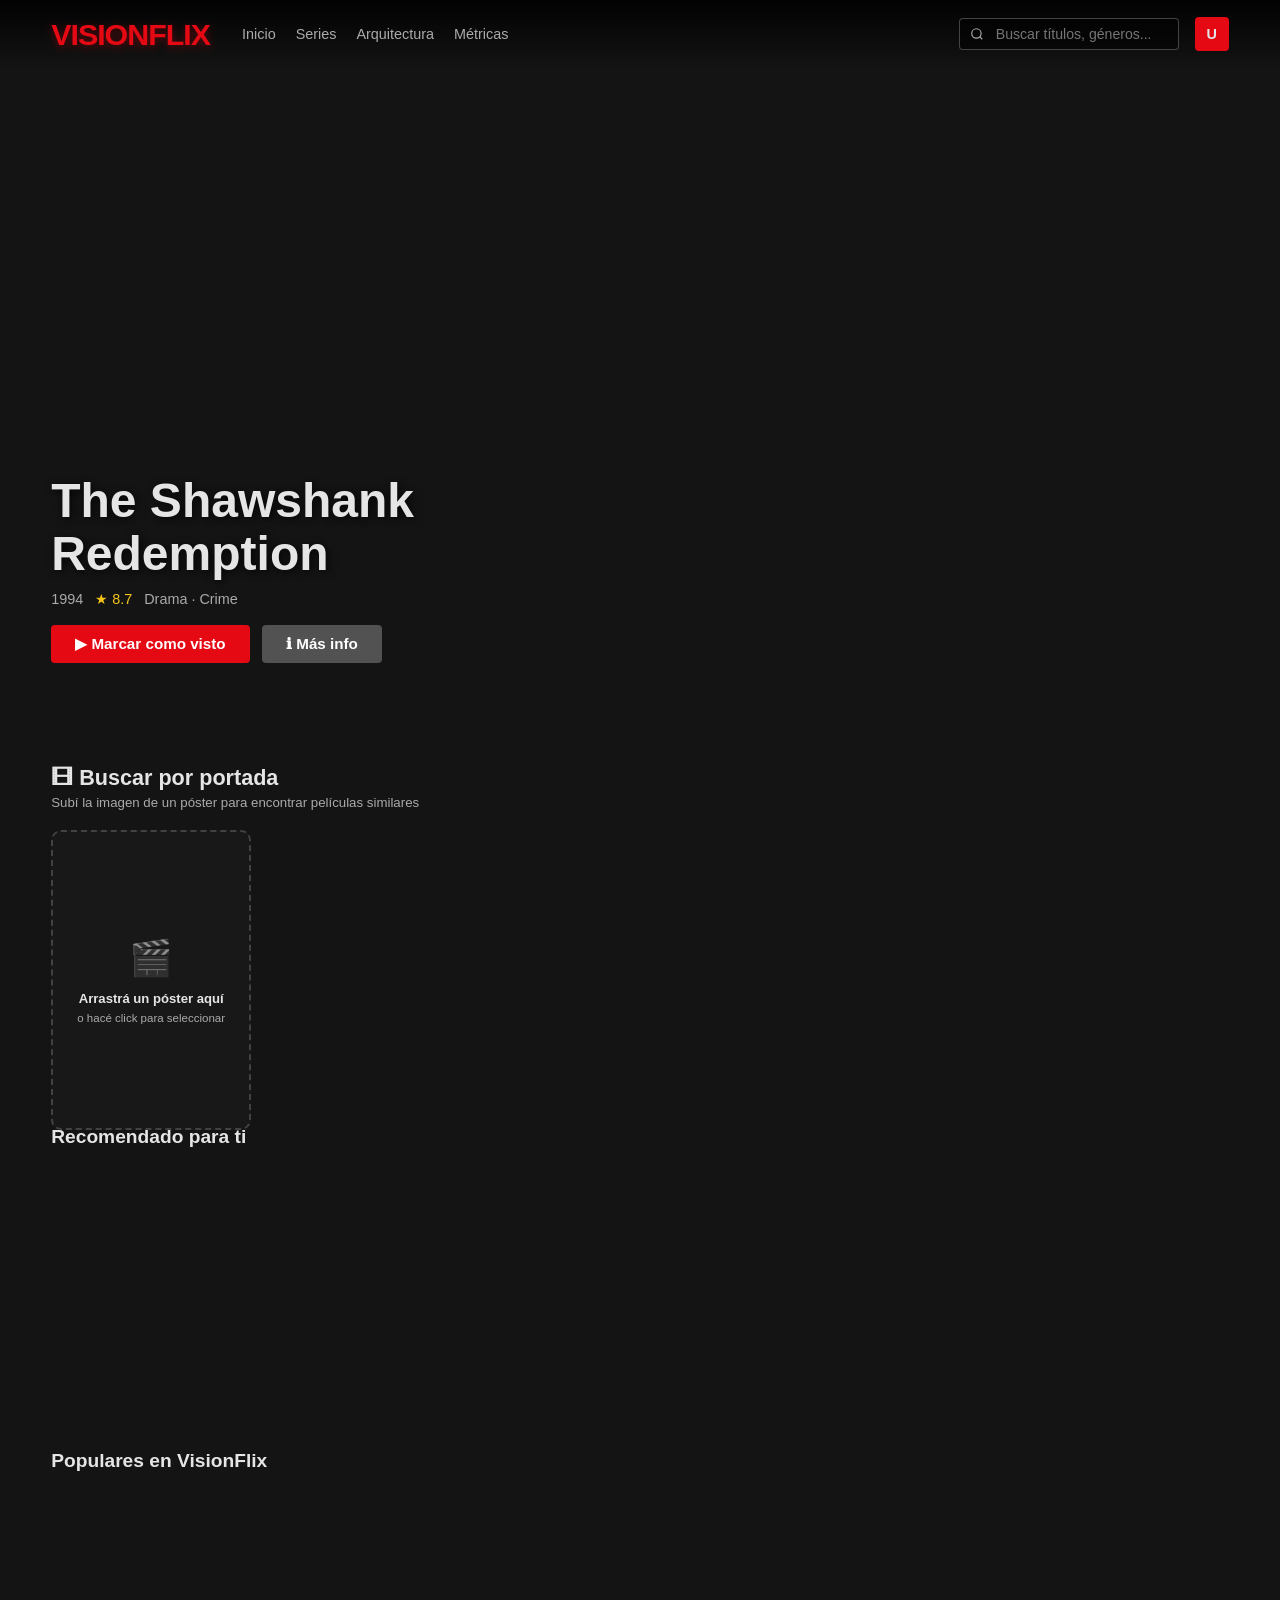
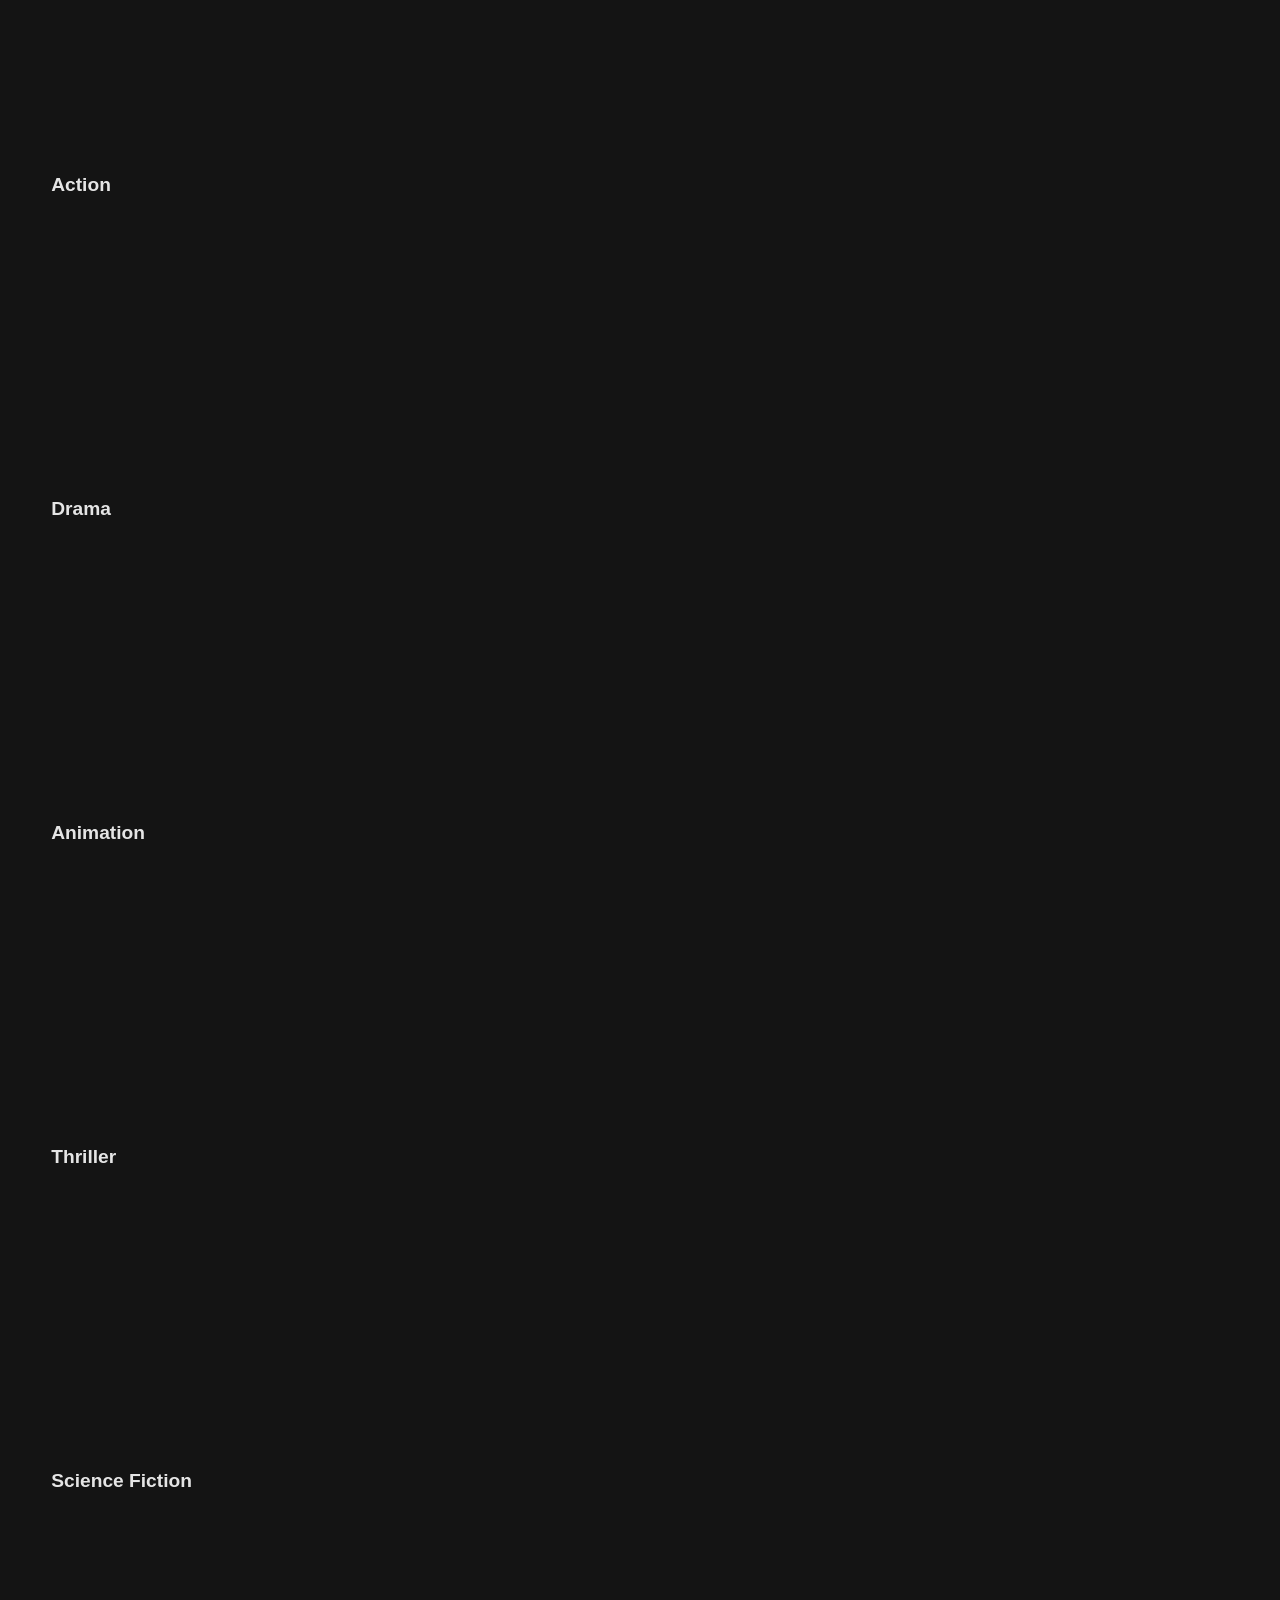
<file: webpage/app.html>
<!DOCTYPE html>
<html lang="es">
<head>
  <meta charset="UTF-8">
  <meta name="viewport" content="width=device-width, initial-scale=1.0">
  <title>VisionFlix</title>
  <link rel="stylesheet" href="css/styles.css">
  <style>
    /* ── Poster search section ── */
    #poster-search {
      padding: 0 4% 48px;
    }
    .ps-heading { margin-bottom: 20px; }
    .ps-heading h2 { font-size: 1.35rem; font-weight: 900; margin-bottom: 4px; }
    .ps-heading p  { font-size: .83rem; color: var(--text-dim); }

    .ps-layout {
      display: flex;
      gap: 28px;
      align-items: flex-start;
    }

    /* Drop zone */
    .ps-dropzone {
      width: 200px;
      min-width: 200px;
      aspect-ratio: 2/3;
      border: 2px dashed rgba(255,255,255,.18);
      border-radius: 10px;
      cursor: pointer;
      position: relative;
      background: rgba(255,255,255,.02);
      display: flex;
      align-items: center;
      justify-content: center;
      transition: border-color .2s, background .2s, box-shadow .2s;
      overflow: hidden;
    }
    .ps-dropzone:hover, .ps-dropzone.drag-over {
      border-color: var(--red);
      background: rgba(229,9,20,.05);
      box-shadow: 0 0 24px rgba(229,9,20,.15);
    }

    .ps-idle {
      text-align: center;
      padding: 20px;
      pointer-events: none;
    }
    .ps-idle-icon  { font-size: 2.2rem; margin-bottom: 12px; opacity: .55; }
    .ps-idle-main  { font-size: .82rem; font-weight: 700; margin-bottom: 6px; }
    .ps-idle-hint  { font-size: .72rem; color: var(--text-dim); }

    /* Preview */
    .ps-preview {
      position: absolute; inset: 0;
      display: flex; flex-direction: column;
    }
    .ps-preview img {
      width: 100%; flex: 1;
      object-fit: cover;
    }
    .ps-preview-btns {
      display: flex; flex-direction: column; gap: 6px;
      padding: 10px 8px;
      background: rgba(0,0,0,.75);
      backdrop-filter: blur(4px);
    }
    .ps-btn-search {
      display: flex; align-items: center; justify-content: center; gap: 6px;
      background: var(--red); color: #fff;
      border: none; border-radius: 5px;
      font-size: .72rem; font-weight: 700; letter-spacing: .04em;
      padding: 7px 10px; cursor: pointer;
      transition: background .2s;
    }
    .ps-btn-search:hover:not(:disabled) { background: #c40812; }
    .ps-btn-search:disabled { opacity: .5; cursor: not-allowed; }
    .ps-btn-clear {
      background: rgba(255,255,255,.1); color: var(--text-dim);
      border: 1px solid rgba(255,255,255,.12); border-radius: 5px;
      font-size: .7rem; padding: 5px;
      cursor: pointer; transition: background .2s;
    }
    .ps-btn-clear:hover { background: rgba(255,255,255,.18); }

    /* Results area */
    .ps-results-area {
      flex: 1;
      min-width: 0;
    }
    .ps-results-loading {
      display: flex; align-items: center; gap: 14px;
      padding: 20px 0;
      color: var(--text-dim); font-size: .85rem;
    }
    .ps-results-loading .spinner {
      width: 22px; height: 22px;
      border-width: 2px;
      flex-shrink: 0;
    }
    .ps-error {
      color: #f87171; font-size: .85rem; padding: 16px 0;
    }

    /* Reuse the modal's tab + row styles */
    #poster-search .ms-tabs { margin-bottom: 14px; }
    #poster-search .ps-movies-row {
      display: flex;
      gap: 10px;
      overflow-x: auto;
      padding-bottom: 8px;
      scrollbar-width: thin;
      scrollbar-color: #333 transparent;
    }
    #poster-search .ps-result-card { flex-shrink: 0; width: 130px; cursor: default; }
    #poster-search .ps-card-poster { position: relative; border-radius: 6px; overflow: hidden; aspect-ratio: 2/3; }
    #poster-search .ps-card-poster img { width: 100%; height: 100%; object-fit: cover; }
    #poster-search .ps-score-badge {
      position: absolute; bottom: 5px; right: 5px;
      background: rgba(0,0,0,.75);
      color: #46d369; font-size: .65rem; font-weight: 700;
      padding: 2px 6px; border-radius: 3px;
    }
    #poster-search .ps-card-info { padding: 6px 2px 0; }
    #poster-search .ps-card-title { font-size: .72rem; font-weight: 700; line-height: 1.3; margin-bottom: 3px; }
    #poster-search .ps-card-genres { font-size: .65rem; color: var(--text-dim); }

    @media (max-width: 600px) {
      .ps-layout { flex-direction: column; }
      .ps-dropzone { width: 100%; aspect-ratio: 16/7; min-width: unset; }
    }
  </style>
</head>
<body>

  <!-- Loading screen -->
  <div id="loading-screen">
    <div class="loader-logo">VISIONFLIX</div>
    <div class="spinner"></div>
  </div>

  <!-- Navbar -->
  <nav id="navbar">
    <a href="/" class="nav-logo">VISIONFLIX</a>

    <ul class="nav-links">
      <li><a href="#">Inicio</a></li>
      <li><a href="#">Series</a></li>
      <li><a href="/arquitectura.html">Arquitectura</a></li>
      <li><a href="/metricas.html">Métricas</a></li>
    </ul>

    <div class="nav-right">
      <div class="search-wrap">
        <input
          type="search"
          id="search-input"
          placeholder="Buscar títulos, géneros..."
          autocomplete="off"
        >
        <div id="search-overlay">
          <div id="search-results"></div>
        </div>
      </div>
      <div class="nav-avatar" title="Usuario">U</div>
    </div>
  </nav>

  <!-- Hero banner -->
  <div id="hero"></div>

  <!-- Poster upload search -->
  <section id="poster-search">
    <div class="ps-heading">
      <h2>🎞 Buscar por portada</h2>
      <p>Subí la imagen de un póster para encontrar películas similares</p>
    </div>
    <div class="ps-layout">

      <div class="ps-dropzone" id="ps-dropzone">
        <input type="file" id="ps-file-input" accept="image/*" hidden>

        <div class="ps-idle" id="ps-idle">
          <div class="ps-idle-icon">🎬</div>
          <p class="ps-idle-main">Arrastrá un póster aquí</p>
          <p class="ps-idle-hint">o hacé click para seleccionar</p>
        </div>

        <div class="ps-preview" id="ps-preview" style="display:none">
          <img id="ps-preview-img" alt="Portada seleccionada">
          <div class="ps-preview-btns">
            <button class="ps-btn-search" id="ps-search-btn">
              <svg width="13" height="13" viewBox="0 0 24 24" fill="none" stroke="currentColor" stroke-width="2.5">
                <circle cx="11" cy="11" r="8"/><path d="m21 21-4.35-4.35"/>
              </svg>
              Buscar similares
            </button>
            <button class="ps-btn-clear" id="ps-clear-btn">✕ Cambiar imagen</button>
          </div>
        </div>
      </div>

      <div class="ps-results-area" id="ps-results-area" style="display:none">
        <div class="ps-results-loading" id="ps-results-loading" style="display:none">
          <div class="spinner"></div>
          <p>Buscando películas similares…</p>
        </div>
        <div id="ps-content" style="display:none">
          <div class="ms-tabs" id="ps-tabs"></div>
          <div id="ps-panels"></div>
        </div>
        <div class="ps-error" id="ps-error" style="display:none"></div>
      </div>

    </div>
  </section>

  <!-- Main content rows -->
  <main id="main-content"></main>

  <!-- Movie detail modal -->
  <div id="modal" role="dialog" aria-modal="true">
    <div class="modal-backdrop"></div>
  </div>

  <!-- Toast notification -->
  <div id="toast" role="status" aria-live="polite"></div>

  <!-- Scripts: data → api → app -->
  <script src="js/data.js"></script>
  <script src="js/api.js"></script>
  <script src="js/app.js"></script>
</body>
</html>
</file>
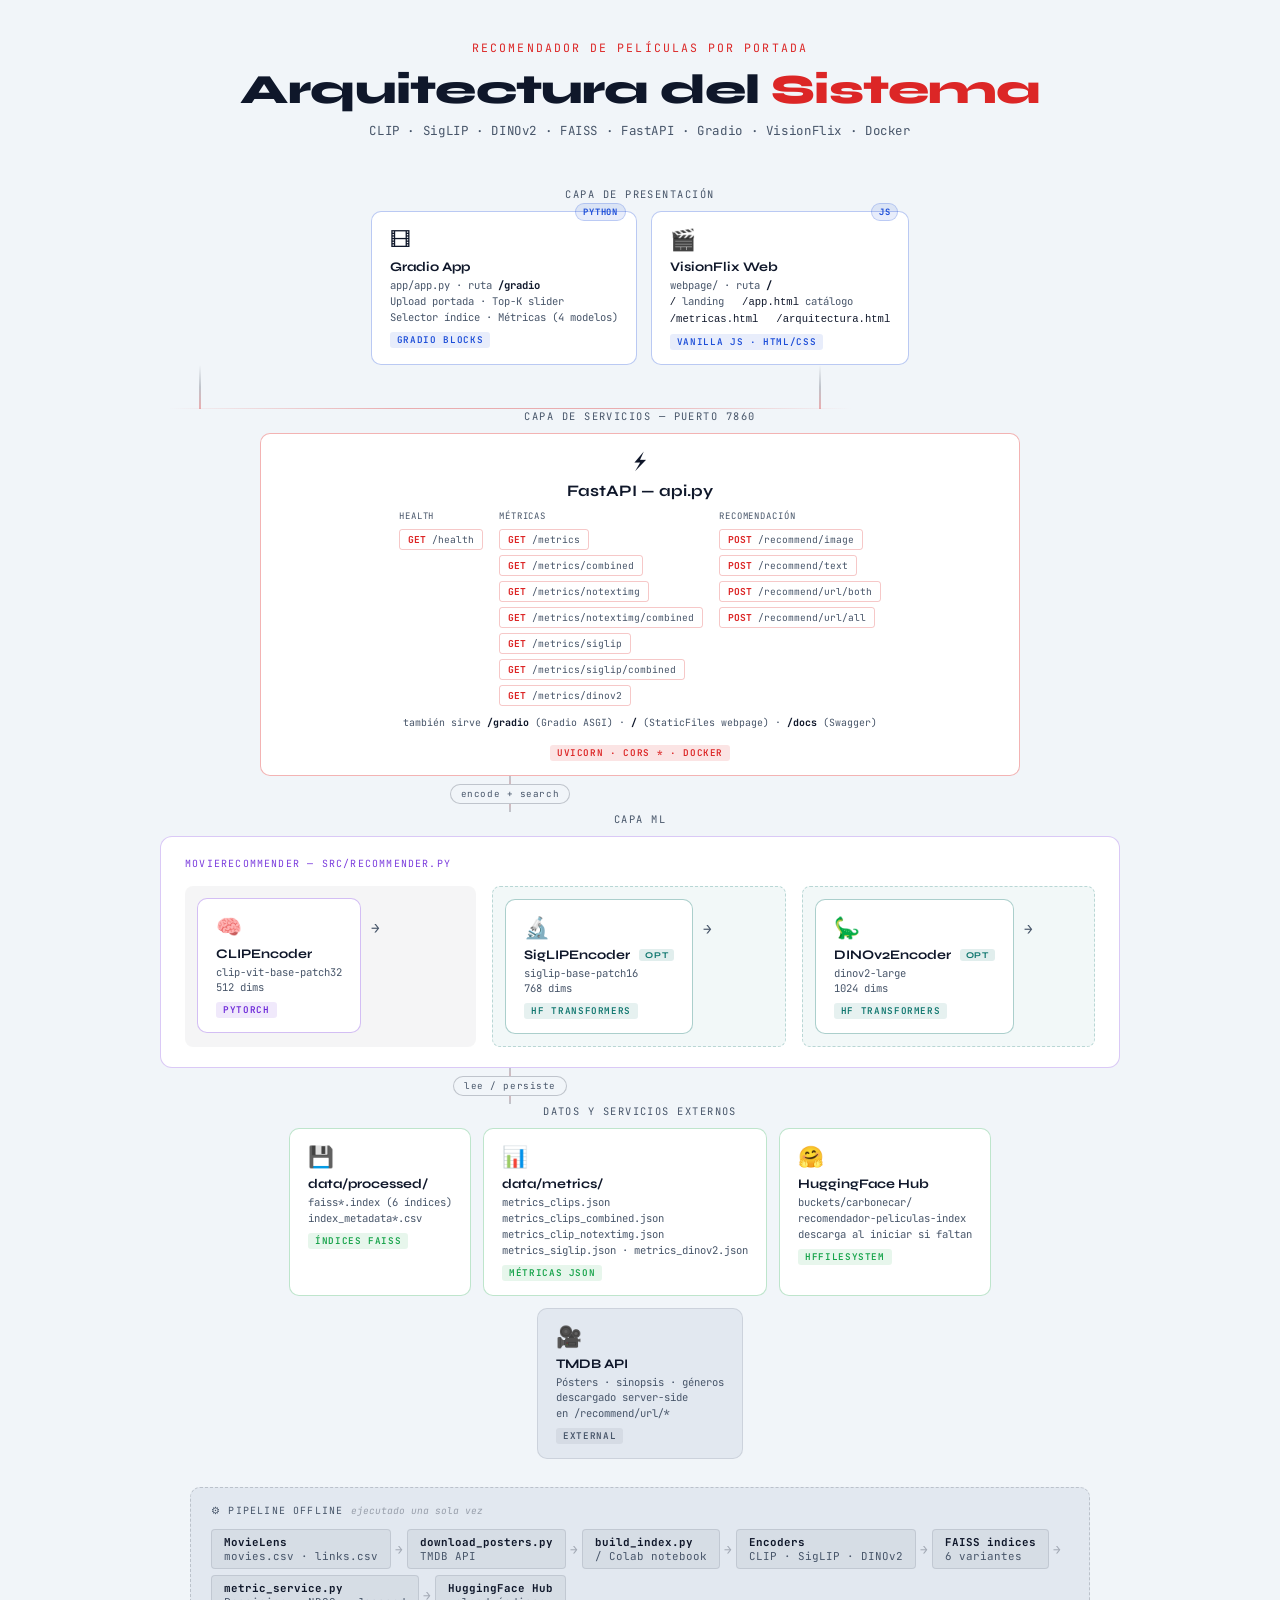
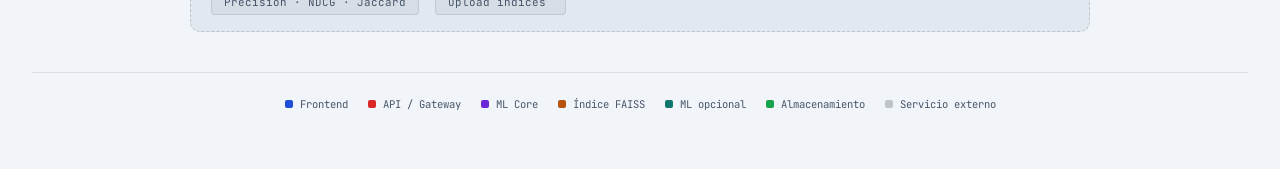
<file: webpage/arquitectura.html>
<!DOCTYPE html>
<html lang="es">
<head>
<meta charset="UTF-8">
<meta name="viewport" content="width=device-width, initial-scale=1.0">
<title>Arquitectura — Recomendador de Películas</title>
<link href="https://fonts.googleapis.com/css2?family=JetBrains+Mono:wght@400;600;700&family=Syne:wght@400;600;800&display=swap" rel="stylesheet">
<style>
  :root {
    --red:      #dc2626;
    --red-dim:  rgba(220,38,38,.12);
    --red-glow: rgba(220,38,38,.35);
    --bg:       #f1f5f9;
    --bg2:      #e2e8f0;
    --bg3:      #ffffff;
    --border:   rgba(15,23,42,.10);
    --border2:  rgba(15,23,42,.22);
    --text:     #0f172a;
    --dim:      #475569;
    --green:    #16a34a;
    --blue:     #1d4ed8;
    --orange:   #b45309;
    --purple:   #6d28d9;
    --teal:     #0f766e;
  }

  *, *::before, *::after { box-sizing: border-box; margin: 0; padding: 0; }

  body {
    background: var(--bg);
    color: var(--text);
    font-family: 'JetBrains Mono', monospace;
    min-height: 100vh;
    padding: 40px 32px 60px;
    overflow-x: hidden;
  }

  .header { text-align: center; margin-bottom: 48px; }
  .header-label { font-size: .72rem; letter-spacing: .18em; color: var(--red); text-transform: uppercase; margin-bottom: 10px; }
  .header h1 { font-family: 'Syne', sans-serif; font-size: clamp(1.6rem, 3.5vw, 2.6rem); font-weight: 800; letter-spacing: -.02em; }
  .header h1 span { color: var(--red); }
  .header-sub { margin-top: 8px; font-size: .78rem; color: var(--dim); letter-spacing: .05em; }

  .diagram { max-width: 1160px; margin: 0 auto; display: flex; flex-direction: column; gap: 0; }

  /* ── Layers ── */
  .layer { display: flex; flex-direction: column; align-items: center; }
  .layer-label {
    font-size: .65rem; letter-spacing: .14em; text-transform: uppercase;
    color: var(--dim); margin-bottom: 10px;
    display: flex; align-items: center; gap: 8px;
  }
  .layer-label::before, .layer-label::after { content: ''; flex: 1; max-width: 60px; height: 1px; background: var(--border2); }
  .layer-row { display: flex; gap: 14px; justify-content: center; width: 100%; flex-wrap: wrap; }

  /* ── Connectors ── */
  .h-connector {
    width: 100%; max-width: 900px; height: 36px;
    display: flex; align-items: center; justify-content: center; position: relative;
  }
  .h-connector::after {
    content: ''; position: absolute; left: 50%; transform: translateX(-50%);
    top: 0; bottom: 0; width: 2px;
    background: linear-gradient(to bottom, var(--border2), var(--red-glow), var(--border2));
  }
  .h-connector-badge {
    background: var(--bg); border: 1px solid var(--border2); border-radius: 20px;
    font-size: .58rem; padding: 3px 10px; color: var(--dim);
    letter-spacing: .06em; position: relative; z-index: 1; white-space: nowrap;
  }
  .wide-connector {
    width: 100%; max-width: 900px; height: 44px; position: relative;
    display: flex; justify-content: space-between; align-items: flex-end; padding: 0 12%;
  }
  .wide-connector-line { width: 2px; height: 44px; background: linear-gradient(to bottom, transparent, var(--border2), var(--red-glow)); }
  .wide-connector-base { position: absolute; bottom: 0; left: 12%; right: 12%; height: 1px; background: linear-gradient(to right, transparent, var(--red-glow), var(--red-glow), transparent); }

  /* ── Nodes ── */
  .node {
    background: var(--bg3); border: 1px solid var(--border); border-radius: 10px;
    padding: 14px 18px; position: relative;
    transition: border-color .2s, box-shadow .2s; cursor: default;
  }
  .node:hover { border-color: var(--border2); box-shadow: 0 4px 16px rgba(15,23,42,.12); }
  .node-icon { font-size: 1.3rem; margin-bottom: 6px; }
  .node-title { font-family: 'Syne', sans-serif; font-size: .82rem; font-weight: 700; margin-bottom: 3px; white-space: nowrap; }
  .node-subtitle { font-size: .66rem; color: var(--dim); line-height: 1.5; }
  .node-tag { display: inline-block; font-size: .58rem; letter-spacing: .07em; text-transform: uppercase; padding: 2px 7px; border-radius: 3px; margin-top: 6px; font-weight: 600; }
  .node-mode { position: absolute; top: -9px; right: 10px; font-size: .55rem; letter-spacing: .08em; text-transform: uppercase; padding: 2px 7px; border-radius: 10px; font-weight: 700; }

  .node-front  { border-color: rgba(29,78,216,.30); }
  .node-front:hover  { border-color: rgba(29,78,216,.6); box-shadow: 0 4px 16px rgba(29,78,216,.12); }
  .node-front .node-tag { background: rgba(29,78,216,.10); color: var(--blue); }

  .node-api    { border-color: var(--red-glow); }
  .node-api:hover    { border-color: var(--red); box-shadow: 0 4px 16px var(--red-dim); }
  .node-api .node-tag { background: var(--red-dim); color: var(--red); }

  .node-ml     { border-color: rgba(109,40,217,.30); }
  .node-ml:hover     { border-color: rgba(109,40,217,.6); box-shadow: 0 4px 16px rgba(109,40,217,.12); }
  .node-ml .node-tag { background: rgba(109,40,217,.10); color: var(--purple); }

  .node-index  { border-color: rgba(180,83,9,.28); }
  .node-index:hover  { border-color: rgba(180,83,9,.6); box-shadow: 0 4px 16px rgba(180,83,9,.10); }
  .node-index .node-tag { background: rgba(180,83,9,.10); color: var(--orange); }

  .node-index-opt { border-color: rgba(15,118,110,.25); border-style: dashed; }
  .node-index-opt:hover { border-color: rgba(15,118,110,.55); }
  .node-index-opt .node-tag { background: rgba(15,118,110,.10); color: var(--teal); }

  .node-store  { border-color: rgba(22,163,74,.28); }
  .node-store:hover  { border-color: rgba(22,163,74,.55); box-shadow: 0 4px 16px rgba(22,163,74,.10); }
  .node-store .node-tag { background: rgba(22,163,74,.10); color: var(--green); }

  .node-ext    { border-color: var(--border); background: var(--bg2); }
  .node-ext .node-tag { background: rgba(15,23,42,.06); color: var(--dim); }

  /* ── API central ── */
  .node-api-central { width: 100%; max-width: 760px; text-align: center; }
  .node-api-central .node-title { font-size: 1rem; }
  .api-endpoint-groups { display: flex; gap: 16px; justify-content: center; margin-top: 10px; flex-wrap: wrap; }
  .endpoint-group { display: flex; flex-direction: column; gap: 5px; align-items: flex-start; }
  .endpoint-group-label { font-size: .56rem; letter-spacing: .1em; text-transform: uppercase; color: var(--dim); margin-bottom: 2px; }
  .endpoint { font-size: .6rem; padding: 3px 8px; border-radius: 3px; border: 1px solid rgba(220,38,38,.25); color: var(--dim); white-space: nowrap; }
  .endpoint span { color: var(--red); font-weight: 700; }
  .routes-note { font-size: .62rem; color: var(--dim); margin-top: 10px; }
  .routes-note strong { color: var(--text); }

  /* ── ML block ── */
  .ml-block {
    background: var(--bg3); border: 1px solid rgba(109,40,217,.25);
    border-radius: 12px; padding: 20px 24px;
    width: 100%; max-width: 960px;
  }
  .ml-block-label { font-size: .62rem; letter-spacing: .12em; text-transform: uppercase; color: var(--purple); margin-bottom: 16px; opacity: .9; }
  .ml-encoder-groups { display: flex; gap: 16px; flex-wrap: wrap; }
  .ml-encoder-group { display: flex; align-items: flex-start; gap: 10px; background: rgba(15,23,42,.04); border-radius: 8px; padding: 12px; flex: 1; min-width: 260px; }
  .ml-arrow { display: flex; align-items: center; color: var(--dim); font-size: .9rem; padding-top: 20px; flex-shrink: 0; }
  .ml-indices { display: flex; flex-direction: column; gap: 6px; flex: 1; }

  .opt-badge {
    font-size: .55rem; letter-spacing: .07em; text-transform: uppercase;
    padding: 1px 6px; border-radius: 3px; font-weight: 700;
    background: rgba(15,118,110,.12); color: var(--teal); margin-left: 6px;
    vertical-align: middle;
  }

  /* ── index mini node ── */
  .idx-node {
    background: rgba(180,83,9,.07); border: 1px solid rgba(180,83,9,.25);
    border-radius: 6px; padding: 7px 10px; font-size: .65rem;
  }
  .idx-node.opt { border-color: rgba(15,118,110,.25); background: rgba(15,118,110,.07); border-style: dashed; }
  .idx-node strong { color: var(--orange); display: block; margin-bottom: 2px; }
  .idx-node.opt strong { color: var(--teal); }
  .idx-node span { color: var(--dim); }

  /* ── Bottom row ── */
  .bottom-row { display: flex; gap: 12px; justify-content: center; flex-wrap: wrap; width: 100%; max-width: 900px; }

  /* ── Offline pipeline ── */
  .pipeline {
    background: var(--bg2); border: 1px dashed rgba(15,23,42,.18);
    border-radius: 10px; padding: 16px 20px;
    width: 100%; max-width: 900px; margin-top: 8px;
  }
  .pipeline-label {
    font-size: .62rem; letter-spacing: .12em; text-transform: uppercase;
    color: var(--dim); margin-bottom: 12px; display: flex; align-items: center; gap: 8px;
  }
  .pipeline-label::after { content: 'ejecutado una sola vez'; font-size: .6rem; letter-spacing: 0; text-transform: none; color: rgba(15,23,42,.35); font-style: italic; }
  .pipeline-flow { display: flex; align-items: center; flex-wrap: wrap; gap: 6px 4px; }
  .pipe-step { font-size: .68rem; padding: 5px 12px; border-radius: 4px; background: rgba(15,23,42,.05); border: 1px solid var(--border); white-space: nowrap; color: var(--dim); }
  .pipe-step strong { color: var(--text); }
  .pipe-arrow { color: rgba(15,23,42,.30); font-size: .8rem; flex-shrink: 0; }

  /* ── Legend ── */
  .legend { display: flex; gap: 20px; justify-content: center; flex-wrap: wrap; margin-top: 40px; padding-top: 24px; border-top: 1px solid var(--border); }
  .legend-item { display: flex; align-items: center; gap: 7px; font-size: .66rem; color: var(--dim); }
  .legend-dot { width: 8px; height: 8px; border-radius: 2px; flex-shrink: 0; }

  /* ── Clickable nodes ── */
  .node[data-node] { cursor: pointer; }
  .node[data-node]:hover { transform: translateY(-2px); }
  .node[data-node]::after {
    content: '↗';
    position: absolute; top: 8px; left: 10px;
    font-size: .6rem; color: var(--dim); opacity: 0;
    transition: opacity .2s;
  }
  .node[data-node]:hover::after { opacity: 1; }

  /* ── Popup modal ── */
  #arch-modal {
    position: fixed; inset: 0; z-index: 1000;
    display: flex; align-items: center; justify-content: center;
    padding: 24px;
    background: rgba(0,0,0,.82);
    backdrop-filter: blur(6px);
    opacity: 0; pointer-events: none;
    transition: opacity .22s;
  }
  #arch-modal.open { opacity: 1; pointer-events: auto; }

  .arch-modal-panel {
    background: #ffffff;
    border: 1px solid rgba(15,23,42,.15);
    border-radius: 14px;
    width: 100%; max-width: 700px;
    max-height: 88vh;
    overflow-y: auto;
    box-shadow: 0 16px 60px rgba(15,23,42,.20);
    animation: popIn .22s ease;
    scrollbar-width: thin; scrollbar-color: #cbd5e1 transparent;
  }
  @keyframes popIn {
    from { transform: scale(.95) translateY(12px); opacity: 0; }
    to   { transform: scale(1) translateY(0);      opacity: 1; }
  }

  .arch-modal-header {
    display: flex; align-items: center; gap: 16px;
    padding: 24px 24px 18px;
    border-bottom: 1px solid rgba(15,23,42,.10);
    position: sticky; top: 0; background: #ffffff; z-index: 1;
  }
  .arch-modal-icon { font-size: 2.2rem; flex-shrink: 0; }
  .arch-modal-title { font-family: 'Syne', sans-serif; font-size: 1.2rem; font-weight: 800; }
  .arch-modal-badge {
    font-size: .62rem; letter-spacing: .09em; text-transform: uppercase;
    font-weight: 700; padding: 3px 10px; border-radius: 20px; margin-top: 4px;
    display: inline-block;
  }
  .arch-modal-close {
    margin-left: auto; background: rgba(15,23,42,.06);
    border: none; color: var(--text); width: 32px; height: 32px;
    border-radius: 50%; cursor: pointer; font-size: 1rem;
    display: flex; align-items: center; justify-content: center;
    flex-shrink: 0; transition: background .2s;
  }
  .arch-modal-close:hover { background: rgba(15,23,42,.14); }

  .arch-modal-body { padding: 20px 24px 28px; }

  .arch-section { margin-bottom: 20px; }
  .arch-section-title {
    font-size: .65rem; letter-spacing: .14em; text-transform: uppercase;
    color: var(--dim); margin-bottom: 10px;
    display: flex; align-items: center; gap: 8px;
  }
  .arch-section-title::after { content: ''; flex: 1; height: 1px; background: var(--border); }

  .arch-desc { font-size: .82rem; color: var(--dim); line-height: 1.7; }
  .arch-desc strong { color: var(--text); }
  .arch-desc code { background: rgba(15,23,42,.07); padding: 1px 6px; border-radius: 3px; font-size: .78rem; color: #475569; }

  .arch-pills { display: flex; flex-wrap: wrap; gap: 7px; }
  .arch-pill {
    font-size: .68rem; padding: 4px 12px; border-radius: 4px;
    border: 1px solid rgba(15,23,42,.12);
    color: var(--dim); background: rgba(15,23,42,.04);
  }
  .arch-pill strong { color: var(--text); font-weight: 600; }
  .arch-pill.red   { border-color: rgba(220,38,38,.30);  background: rgba(220,38,38,.07);  color: #b91c1c; }
  .arch-pill.blue  { border-color: rgba(29,78,216,.30);  background: rgba(29,78,216,.07);  color: #1d4ed8; }
  .arch-pill.green { border-color: rgba(22,163,74,.30);  background: rgba(22,163,74,.07);  color: #15803d; }
  .arch-pill.teal  { border-color: rgba(15,118,110,.30); background: rgba(15,118,110,.07); color: #0f766e; }
  .arch-pill.orange{ border-color: rgba(180,83,9,.30);   background: rgba(180,83,9,.07);   color: #b45309; }

  .arch-table { width: 100%; border-collapse: collapse; font-size: .78rem; }
  .arch-table tr { border-bottom: 1px solid rgba(15,23,42,.07); }
  .arch-table tr:last-child { border-bottom: none; }
  .arch-table td { padding: 8px 12px; }
  .arch-table td:first-child { color: var(--dim); white-space: nowrap; }
  .arch-table td:last-child { color: var(--text); }
  .arch-table .method-get  { color: #16a34a; font-weight: 700; margin-right: 6px; }
  .arch-table .method-post { color: #b45309; font-weight: 700; margin-right: 6px; }

  .arch-file-list { display: flex; flex-direction: column; gap: 6px; }
  .arch-file {
    display: flex; align-items: baseline; gap: 10px;
    font-size: .75rem; padding: 7px 12px;
    background: rgba(15,23,42,.03); border-radius: 5px;
    border: 1px solid var(--border);
  }
  .arch-file code { color: #64748b; flex-shrink: 0; }
  .arch-file span { color: var(--dim); font-size: .7rem; }
</style>
</head>
<body>

<div class="header">
  <div class="header-label">Recomendador de Películas por Portada</div>
  <h1>Arquitectura del <span>Sistema</span></h1>
  <div class="header-sub">CLIP · SigLIP · DINOv2 · FAISS · FastAPI · Gradio · VisionFlix · Docker</div>
</div>

<div class="diagram">

  <!-- ═══ LAYER 1: FRONTENDS ═══ -->
  <div class="layer">
    <div class="layer-label">Capa de presentación</div>
    <div class="layer-row">

      <div class="node node-front" style="min-width:220px" data-node="gradio">
        <div class="node-mode" style="background:rgba(29,78,216,.10);color:var(--blue);border:1px solid rgba(29,78,216,.22)">Python</div>
        <div class="node-icon">🎞</div>
        <div class="node-title">Gradio App</div>
        <div class="node-subtitle">
          app/app.py · ruta <strong style="color:var(--text)">/gradio</strong><br>
          Upload portada · Top-K slider<br>
          Selector índice · Métricas (4 modelos)
        </div>
        <div class="node-tag">Gradio Blocks</div>
      </div>

      <div class="node node-front" style="min-width:220px" data-node="visionflix">
        <div class="node-mode" style="background:rgba(29,78,216,.10);color:var(--blue);border:1px solid rgba(29,78,216,.22)">JS</div>
        <div class="node-icon">🎬</div>
        <div class="node-title">VisionFlix Web</div>
        <div class="node-subtitle">
          webpage/ · ruta <strong style="color:var(--text)">/</strong><br>
          <code style="color:var(--text)">/</code> landing &nbsp;
          <code style="color:var(--text)">/app.html</code> catálogo<br>
          <code style="color:var(--text)">/metricas.html</code> &nbsp;
          <code style="color:var(--text)">/arquitectura.html</code>
        </div>
        <div class="node-tag">Vanilla JS · HTML/CSS</div>
      </div>

    </div>
  </div>

  <!-- Connector fronts → API -->
  <div class="wide-connector">
    <div class="wide-connector-line"></div>
    <div class="wide-connector-base"></div>
    <div class="wide-connector-line"></div>
  </div>

  <!-- ═══ LAYER 2: API ═══ -->
  <div class="layer">
    <div class="layer-label">Capa de servicios — puerto 7860</div>
    <div class="node node-api node-api-central" data-node="fastapi">
      <div class="node-icon">⚡</div>
      <div class="node-title">FastAPI — api.py</div>
      <div class="api-endpoint-groups">
        <div class="endpoint-group">
          <div class="endpoint-group-label">Health</div>
          <div class="endpoint"><span>GET</span> /health</div>
        </div>
        <div class="endpoint-group">
          <div class="endpoint-group-label">Métricas</div>
          <div class="endpoint"><span>GET</span> /metrics</div>
          <div class="endpoint"><span>GET</span> /metrics/combined</div>
          <div class="endpoint"><span>GET</span> /metrics/notextimg</div>
          <div class="endpoint"><span>GET</span> /metrics/notextimg/combined</div>
          <div class="endpoint"><span>GET</span> /metrics/siglip</div>
          <div class="endpoint"><span>GET</span> /metrics/siglip/combined</div>
          <div class="endpoint"><span>GET</span> /metrics/dinov2</div>
        </div>
        <div class="endpoint-group">
          <div class="endpoint-group-label">Recomendación</div>
          <div class="endpoint"><span>POST</span> /recommend/image</div>
          <div class="endpoint"><span>POST</span> /recommend/text</div>
          <div class="endpoint"><span>POST</span> /recommend/url/both</div>
          <div class="endpoint"><span>POST</span> /recommend/url/all</div>
        </div>
      </div>
      <div class="routes-note">
        también sirve <strong>/gradio</strong> (Gradio ASGI) · <strong>/</strong> (StaticFiles webpage) · <strong>/docs</strong> (Swagger)
      </div>
      <div style="margin-top:10px"><div class="node-tag">uvicorn · CORS * · Docker</div></div>
    </div>
  </div>

  <!-- Connector API → ML -->
  <div class="h-connector"><div class="h-connector-badge">encode + search</div></div>

  <!-- ═══ LAYER 3: ML CORE ═══ -->
  <div class="layer">
    <div class="layer-label">Capa ML</div>
    <div class="ml-block">
      <div class="ml-block-label">MovieRecommender — src/recommender.py</div>
      <div class="ml-encoder-groups">

        <!-- CLIP group -->
        <div class="ml-encoder-group">
          <div class="node node-ml" style="min-width:130px;flex-shrink:0" data-node="clip">
            <div class="node-icon">🧠</div>
            <div class="node-title">CLIPEncoder</div>
            <div class="node-subtitle">
              clip-vit-base-patch32<br>
              512 dims
            </div>
            <div class="node-tag">PyTorch</div>
          </div>
          <div class="ml-arrow">→</div>
         
        </div>

        <!-- SigLIP group (optional) -->
        <div class="ml-encoder-group" style="border:1px dashed rgba(15,118,110,.25);background:rgba(15,118,110,.05)">
          <div class="node node-ml" style="min-width:130px;flex-shrink:0;border-color:rgba(15,118,110,.35)" data-node="siglip">
            <div class="node-icon">🔬</div>
            <div class="node-title">SigLIPEncoder <span class="opt-badge">opt</span></div>
            <div class="node-subtitle">
              siglip-base-patch16<br>
              768 dims
            </div>
            <div class="node-tag" style="background:rgba(15,118,110,.10);color:var(--teal)">HF Transformers</div>
          </div>
          <div class="ml-arrow">→</div>
        </div>

        <!-- DINOv2 group (optional) -->
        <div class="ml-encoder-group" style="border:1px dashed rgba(15,118,110,.25);background:rgba(15,118,110,.05)">
          <div class="node node-ml" style="min-width:130px;flex-shrink:0;border-color:rgba(15,118,110,.35)" data-node="dinov2">
            <div class="node-icon">🦕</div>
            <div class="node-title">DINOv2Encoder <span class="opt-badge">opt</span></div>
            <div class="node-subtitle">
              dinov2-large<br>
              1024 dims
            </div>
            <div class="node-tag" style="background:rgba(15,118,110,.10);color:var(--teal)">HF Transformers</div>
          </div>
          <div class="ml-arrow">→</div>
        </div>

      </div>
    </div>
  </div>

  <!-- Connector ML → Data -->
  <div class="h-connector"><div class="h-connector-badge">lee / persiste</div></div>

  <!-- ═══ LAYER 4: DATA + EXTERNAL ═══ -->
  <div class="layer">
    <div class="layer-label">Datos y servicios externos</div>
    <div class="bottom-row">

      <div class="node node-store" style="min-width:180px" data-node="processed">
        <div class="node-icon">💾</div>
        <div class="node-title">data/processed/</div>
        <div class="node-subtitle">
          faiss*.index (6 índices)<br>
          index_metadata*.csv
        </div>
        <div class="node-tag">Índices FAISS</div>
      </div>

      <div class="node node-store" style="min-width:180px" data-node="metrics">
        <div class="node-icon">📊</div>
        <div class="node-title">data/metrics/</div>
        <div class="node-subtitle">
          metrics_clips.json<br>
          metrics_clips_combined.json<br>
          metrics_clip_notextimg.json<br>
          metrics_siglip.json · metrics_dinov2.json
        </div>
        <div class="node-tag">Métricas JSON</div>
      </div>

      <div class="node node-store" style="min-width:180px" data-node="hfhub">
        <div class="node-icon">🤗</div>
        <div class="node-title">HuggingFace Hub</div>
        <div class="node-subtitle">
          buckets/carbonecar/<br>
          recomendador-peliculas-index<br>
          descarga al iniciar si faltan
        </div>
        <div class="node-tag">HfFileSystem</div>
      </div>

      <div class="node node-ext" style="min-width:160px" data-node="tmdb">
        <div class="node-icon">🎥</div>
        <div class="node-title">TMDB API</div>
        <div class="node-subtitle">
          Pósters · sinopsis · géneros<br>
          descargado server-side<br>
          en /recommend/url/*
        </div>
        <div class="node-tag">External</div>
      </div>

    </div>
  </div>

  <!-- ═══ OFFLINE PIPELINE ═══ -->
  <div class="layer" style="margin-top:20px">
    <div class="pipeline">
      <div class="pipeline-label">⚙ Pipeline offline</div>
      <div class="pipeline-flow">
        <div class="pipe-step"><strong>MovieLens</strong><br>movies.csv · links.csv</div>
        <div class="pipe-arrow">→</div>
        <div class="pipe-step"><strong>download_posters.py</strong><br>TMDB API</div>
        <div class="pipe-arrow">→</div>
        <div class="pipe-step"><strong>build_index.py</strong><br>/ Colab notebook</div>
        <div class="pipe-arrow">→</div>
        <div class="pipe-step"><strong>Encoders</strong><br>CLIP · SigLIP · DINOv2</div>
        <div class="pipe-arrow">→</div>
        <div class="pipe-step"><strong>FAISS indices</strong><br>6 variantes</div>
        <div class="pipe-arrow">→</div>
        <div class="pipe-step"><strong>metric_service.py</strong><br>Precision · NDCG · Jaccard</div>
        <div class="pipe-arrow">→</div>
        <div class="pipe-step"><strong>HuggingFace Hub</strong><br>upload índices</div>
      </div>
    </div>
  </div>

</div>

<div class="legend">
  <div class="legend-item"><div class="legend-dot" style="background:var(--blue)"></div>Frontend</div>
  <div class="legend-item"><div class="legend-dot" style="background:var(--red)"></div>API / Gateway</div>
  <div class="legend-item"><div class="legend-dot" style="background:var(--purple)"></div>ML Core</div>
  <div class="legend-item"><div class="legend-dot" style="background:var(--orange)"></div>Índice FAISS</div>
  <div class="legend-item"><div class="legend-dot" style="background:var(--teal)"></div>ML opcional</div>
  <div class="legend-item"><div class="legend-dot" style="background:var(--green)"></div>Almacenamiento</div>
  <div class="legend-item"><div class="legend-dot" style="background:var(--border2)"></div>Servicio externo</div>
</div>

<!-- ═══ POPUP MODAL ═══ -->
<div id="arch-modal">
  <div class="arch-modal-panel">
    <div class="arch-modal-header">
      <div class="arch-modal-icon" id="m-icon"></div>
      <div>
        <div class="arch-modal-title" id="m-title"></div>
        <div class="arch-modal-badge" id="m-badge"></div>
      </div>
      <button class="arch-modal-close" id="m-close">✕</button>
    </div>
    <div class="arch-modal-body" id="m-body"></div>
  </div>
</div>

<script>
const NODES = {
  gradio: {
    icon: '🎞', title: 'Gradio App', badge: 'Python · Gradio Blocks',
    badgeStyle: 'background:rgba(29,78,216,.12);color:#1d4ed8',
    sections: [
      { title: 'Ubicación', html: `
        <div class="arch-desc">
          <code>app/app.py</code> — montado en FastAPI en la ruta <strong>/gradio</strong><br>
          Accesible en <strong>localhost:7860/gradio</strong> (local) y en el Space de HuggingFace.
        </div>` },
      { title: 'Modos de operación', html: `
        <div class="arch-pills">
          <div class="arch-pill blue"><strong>embedded</strong> — carga CLIP y FAISS en el mismo proceso</div>
          <div class="arch-pill green"><strong>api</strong> — delega todas las inferencias a FastAPI via HTTP</div>
        </div>
        <div class="arch-desc" style="margin-top:10px">
          Configurado por <code>RECOMMENDER_MODE</code> en <code>.env</code>.<br>
          En producción (HF Spaces) usa modo <strong>api</strong> para evitar doble carga de CLIP.
        </div>` },
      { title: 'Features', html: `
        <div class="arch-file-list">
          <div class="arch-file"><code>📷</code><span>Upload de portada → encode CLIP → búsqueda en índice seleccionado</span></div>
          <div class="arch-file"><code>🎛</code><span>Slider Top-K (1–20 resultados)</span></div>
          <div class="arch-file"><code>📑</code><span>Radio selector de índice: Solo imagen / Imagen+Texto / notextimg / notextimg+combinado</span></div>
          <div class="arch-file"><code>📊</code><span>Acordeón de métricas con tabs por modelo (Precision@K, Recall@K, NDCG@K, Jaccard, Aciertos)</span></div>
          <div class="arch-file"><code>🖼</code><span>Galería de resultados con pósters desde TMDB y score de similitud</span></div>
        </div>` },
    ]
  },

  visionflix: {
    icon: '🎬', title: 'VisionFlix Web', badge: 'Vanilla JS · HTML/CSS',
    badgeStyle: 'background:rgba(29,78,216,.12);color:#1d4ed8',
    sections: [
      { title: 'Páginas', html: `
        <table class="arch-table">
          <tr><td><code>/</code></td><td>Landing — mosaico de portadas + botón Comenzar</td></tr>
          <tr><td><code>/app.html</code></td><td>Catálogo estilo Netflix con mock data de TMDB</td></tr>
          <tr><td><code>/metricas.html</code></td><td>Comparativa de métricas entre todos los modelos</td></tr>
          <tr><td><code>/arquitectura.html</code></td><td>Este diagrama</td></tr>
        </table>` },
      { title: 'Features del catálogo', html: `
        <div class="arch-file-list">
          <div class="arch-file"><code>🎥</code><span>Filas scrolleables por género y categoría</span></div>
          <div class="arch-file"><code>🔍</code><span>Búsqueda por título y género (filtro en tiempo real)</span></div>
          <div class="arch-file"><code>📌</code><span>Historial de vistos persistido en localStorage</span></div>
          <div class="arch-file"><code>🎞</code><span>Modal de detalle con "Buscar similares" → tabs dinámicos por modelo</span></div>
          <div class="arch-file"><code>🤖</code><span>Llama a <code>POST /recommend/url/all</code> con la URL del póster TMDB</span></div>
        </div>` },
      { title: 'Arquitectura JS', html: `
        <div class="arch-desc">
          <strong>data.js</strong> — MOCK_MOVIES (30+ películas con pósters TMDB reales)<br>
          <strong>api.js</strong> — cliente HTTP con modo mock y modo real (BASE_URL relativo al origen)<br>
          <strong>app.js</strong> — renderizado, modal, búsqueda, historial
        </div>` },
    ]
  },

  fastapi: {
    icon: '⚡', title: 'FastAPI — api.py', badge: 'uvicorn · puerto 7860',
    badgeStyle: 'background:rgba(220,38,38,.12);color:#dc2626',
    sections: [
      { title: 'Endpoints de recomendación', html: `
        <table class="arch-table">
          <tr><td><span class="method-post">POST</span><code>/recommend/image</code></td><td>Upload de imagen, parámetros: top_k, combined, model</td></tr>
          <tr><td><span class="method-post">POST</span><code>/recommend/text</code></td><td>Query de texto, parámetros: query, top_k, combined, model</td></tr>
          <tr><td><span class="method-post">POST</span><code>/recommend/url/both</code></td><td>URL de imagen → encode CLIP → 2 índices (image + combined)</td></tr>
          <tr><td><span class="method-post">POST</span><code>/recommend/url/all</code></td><td>URL de imagen → todos los modelos disponibles → <code>{models: [{key, label, results}]}</code></td></tr>
        </table>` },
      { title: 'Endpoints de métricas', html: `
        <table class="arch-table">
          <tr><td><span class="method-get">GET</span><code>/metrics</code></td><td>CLIP solo imagen</td></tr>
          <tr><td><span class="method-get">GET</span><code>/metrics/combined</code></td><td>CLIP imagen+texto</td></tr>
          <tr><td><span class="method-get">GET</span><code>/metrics/notextimg</code></td><td>CLIP sin textimg</td></tr>
          <tr><td><span class="method-get">GET</span><code>/metrics/notextimg/combined</code></td><td>CLIP sin textimg combinado</td></tr>
          <tr><td><span class="method-get">GET</span><code>/metrics/siglip</code></td><td>SigLIP (opcional)</td></tr>
          <tr><td><span class="method-get">GET</span><code>/metrics/siglip/combined</code></td><td>SigLIP combinado (opcional)</td></tr>
          <tr><td><span class="method-get">GET</span><code>/metrics/dinov2</code></td><td>DINOv2 (opcional)</td></tr>
        </table>` },
      { title: 'Rutas adicionales', html: `
        <div class="arch-pills">
          <div class="arch-pill"><strong>/gradio</strong> → Gradio ASGI montado con gr.mount_gradio_app</div>
          <div class="arch-pill"><strong>/</strong> → StaticFiles de webpage/ (html=True)</div>
          <div class="arch-pill"><strong>/docs</strong> → Swagger UI automático</div>
          <div class="arch-pill"><strong>/health</strong> → status check</div>
        </div>` },
      { title: 'Deployment', html: `
        <div class="arch-desc">
          <strong>Local:</strong> <code>python app.py</code> → uvicorn en <code>0.0.0.0:7860</code><br>
          <strong>HF Spaces:</strong> <code>sdk: docker</code> → Dockerfile con <code>python:3.11-slim</code><br>
          CORS abierto (<code>allow_origins=["*"]</code>) para consumo desde la webpage.
        </div>` },
    ]
  },

  clip: {
    icon: '🧠', title: 'CLIPEncoder', badge: 'openai/clip-vit-base-patch32',
    badgeStyle: 'background:rgba(109,40,217,.12);color:#6d28d9',
    sections: [
      { title: 'Modelo', html: `
        <div class="arch-desc">
          <strong>openai/clip-vit-base-patch32</strong> — Vision Transformer (ViT-B/32)<br>
          Vectores de <strong>512 dimensiones</strong>, normalizados L2 para cosine similarity via inner product.<br>
          Cargado una sola vez al iniciar via <code>CLIPProcessor</code> + <code>CLIPModel</code> de HuggingFace Transformers.
        </div>` },
      { title: 'Métodos', html: `
        <table class="arch-table">
          <tr><td><code>encode_image(path)</code></td><td>Abre imagen con PIL, procesa, retorna ndarray 512-dim</td></tr>
          <tr><td><code>encode_text(text)</code></td><td>Tokeniza con max_length=77, retorna ndarray 512-dim</td></tr>
          <tr><td><code>encode_images_batch(paths, batch_size)</code></td><td>Batch encoding para el pipeline offline</td></tr>
        </table>` },
      { title: 'Índices CLIP disponibles', html: `
        <div class="arch-file-list">
          <div class="arch-file"><code>faiss.index</code><span>Solo embedding de imagen</span></div>
          <div class="arch-file"><code>faiss_combined.index</code><span>(encode_image + encode_text) / 2, renormalizado</span></div>
          <div class="arch-file"><code>faiss_notextimg.index</code><span>Imagen sin las películas con texto en el póster</span></div>
          <div class="arch-file"><code>faiss_notextimg_combined.index</code><span>Combinado sin textimg</span></div>
        </div>` },
    ]
  },

  siglip: {
    icon: '🔬', title: 'SigLIPEncoder', badge: 'opcional · google/siglip-base-patch16-224',
    badgeStyle: 'background:rgba(15,118,110,.12);color:#0f766e',
    sections: [
      { title: 'Modelo', html: `
        <div class="arch-desc">
          <strong>google/siglip-base-patch16-224</strong> — Sigmoid Loss for Language-Image Pre-training<br>
          Vectores de <strong>768 dimensiones</strong>. Entrenado con sigmoid loss en lugar de softmax contrastivo (CLIP).<br>
          Se carga <em>solo si</em> <code>data/processed/faiss_siglip.index</code> existe en disco.
        </div>` },
      { title: 'Diferencia con CLIP', html: `
        <div class="arch-desc">
          SigLIP usa una función de pérdida sigmoid que escala mejor con batch sizes grandes y
          no requiere que todos los pares negativos estén en el mismo batch.<br><br>
          Dimensiones mayores (768 vs 512) → representaciones más ricas pero mayor costo de memoria.
        </div>` },
      { title: 'Limitaciones', html: `
        <div class="arch-pills">
          <div class="arch-pill orange">Solo búsqueda por imagen (encode_text no implementado en los endpoints)</div>
          <div class="arch-pill orange">Carga condicional — si el índice no existe, el encoder no se instancia</div>
        </div>` },
    ]
  },

  dinov2: {
    icon: '🦕', title: 'DINOv2Encoder', badge: 'opcional · facebook/dinov2-large',
    badgeStyle: 'background:rgba(15,118,110,.12);color:#0f766e',
    sections: [
      { title: 'Modelo', html: `
        <div class="arch-desc">
          <strong>facebook/dinov2-large</strong> — Self-supervised Vision Transformer<br>
          Vectores de <strong>1024 dimensiones</strong>. Entrenado con DINO v2 sin supervisión de texto.<br>
          Se carga <em>solo si</em> <code>data/processed/faiss_dinov2.index</code> existe en disco.
        </div>` },
      { title: 'Diferencia con CLIP', html: `
        <div class="arch-desc">
          DINOv2 es un modelo puramente visual (sin contrastive learning con texto).<br>
          Captura mejor las características visuales de bajo nivel (texturas, formas, colores)
          que CLIP, que está más orientado a la semántica imagen-texto.<br><br>
          Resultado: recomendaciones más visuales y menos semánticas.
        </div>` },
      { title: 'Limitaciones', html: `
        <div class="arch-pills">
          <div class="arch-pill orange">No soporta búsqueda por texto (modelo puramente visual)</div>
          <div class="arch-pill orange">Mayor costo de memoria que CLIP (1024 dims vs 512)</div>
          <div class="arch-pill orange">Carga condicional — si el índice no existe, el encoder no se instancia</div>
        </div>` },
    ]
  },

  processed: {
    icon: '💾', title: 'data/processed/', badge: 'Índices FAISS · Local FS',
    badgeStyle: 'background:rgba(22,163,74,.12);color:#16a34a',
    sections: [
      { title: 'Índices FAISS', html: `
        <div class="arch-file-list">
          <div class="arch-file"><code>faiss.index</code><span>CLIP imagen · IndexFlatIP · 512 dims · ~70k vectores</span></div>
          <div class="arch-file"><code>faiss_combined.index</code><span>CLIP imagen+texto · IndexFlatIP · 512 dims</span></div>
          <div class="arch-file"><code>faiss_notextimg.index</code><span>CLIP sin textimg · IndexFlatIP · 512 dims</span></div>
          <div class="arch-file"><code>faiss_notextimg_combined.index</code><span>CLIP notextimg combinado</span></div>
          <div class="arch-file"><code>faiss_siglip.index</code><span>SigLIP · IndexFlatIP · 768 dims (opcional)</span></div>
          <div class="arch-file"><code>faiss_dinov2.index</code><span>DINOv2 · IndexFlatIP · 1024 dims (opcional)</span></div>
        </div>` },
      { title: 'Metadatos', html: `
        <div class="arch-file-list">
          <div class="arch-file"><code>index_metadata.csv</code><span>title, overview, genres, tmdb_poster_url, movieId</span></div>
          <div class="arch-file"><code>index_metadata_combined.csv</code><span>ídem para índice combinado</span></div>
          <div class="arch-file"><code>index_metadata_notextimg*.csv</code><span>ídem para variantes notextimg</span></div>
        </div>` },
      { title: 'Descarga automática', html: `
        <div class="arch-desc">
          Al iniciar <code>app.py</code>, si los índices base (<code>faiss.index</code>, <code>faiss_combined.index</code>)
          no existen, se descargan automáticamente desde HuggingFace Hub via <code>HfFileSystem</code>.<br><br>
          Los índices opcionales (SigLIP, DINOv2) deben generarse manualmente con el pipeline offline.
        </div>` },
    ]
  },

  metrics: {
    icon: '📊', title: 'data/metrics/', badge: 'Métricas JSON · Local FS',
    badgeStyle: 'background:rgba(22,163,74,.12);color:#16a34a',
    sections: [
      { title: 'Archivos', html: `
        <div class="arch-file-list">
          <div class="arch-file"><code>metrics_clips.json</code><span>CLIP solo imagen</span></div>
          <div class="arch-file"><code>metrics_clips_combined.json</code><span>CLIP imagen+texto</span></div>
          <div class="arch-file"><code>metrics_clip_notextimg.json</code><span>CLIP sin textimg</span></div>
          <div class="arch-file"><code>metrics_clip_notextimg_combined.json</code><span>CLIP notextimg combinado</span></div>
          <div class="arch-file"><code>metrics_clip_notextimg_combined.json</code><span>CLIP notextimg combinado</span></div>
          <div class="arch-file"><code>metrics_siglip.json</code><span>SigLIP (opcional)</span></div>
          <div class="arch-file"><code>metrics_siglip_combined.json</code><span>SigLIP combinado (opcional)</span></div>
          <div class="arch-file"><code>metrics_dinov2.json</code><span>DINOv2 (opcional)</span></div>
        </div>` },
      { title: 'Estructura JSON', html: `
        <table class="arch-table">
          <tr><td><code>precision</code></td><td>Precision@K — fracción de K recomendaciones relevantes</td></tr>
          <tr><td><code>recall</code></td><td>Recall@K — fracción de películas relevantes recuperadas</td></tr>
          <tr><td><code>ndcg</code></td><td>NDCG@K — calidad del ranking (posición importa)</td></tr>
          <tr><td><code>gender_coherence</code></td><td>Jaccard promedio entre géneros de query y recomendaciones</td></tr>
          <tr><td><code>aciertos</code></td><td>Conteo absoluto de recomendaciones que superan umbral Jaccard</td></tr>
          <tr><td><code>aciertos_pct</code></td><td>aciertos / (n_samples × K)</td></tr>
        </table>` },
      { title: 'Generación', html: `
        <div class="arch-desc">
          Calculadas por <code>src/metrics/metric_service.py</code> sobre <strong>500 muestras aleatorias</strong>
          con <strong>umbral Jaccard = 0.5</strong> y <strong>K = 5</strong>.<br><br>
          <code>python src/metrics/metric_service.py</code> — genera métricas CLIP<br>
          <code>python src/metrics/metric_service.py --combined</code> — métricas combinadas<br>
          <code>python src/metrics/metric_service.py --model siglip</code> — métricas SigLIP
        </div>` },
    ]
  },

  hfhub: {
    icon: '🤗', title: 'HuggingFace Hub', badge: 'HfFileSystem · Bucket privado',
    badgeStyle: 'background:rgba(22,163,74,.12);color:#16a34a',
    sections: [
      { title: 'Bucket', html: `
        <div class="arch-desc">
          <strong>buckets/carbonecar/recomendador-peliculas-index</strong><br><br>
          Contiene los índices FAISS y CSVs de metadatos. Se accede via <code>HfFileSystem</code>
          de la librería <code>huggingface_hub</code>.
        </div>` },
      { title: 'Flujo de descarga', html: `
        <div class="arch-desc">
          Al arrancar <code>python app.py</code>, se verifica si los 4 archivos base existen localmente.
          Si falta alguno, se descargan del bucket antes de importar <code>api.py</code>
          (que instancia <code>MovieRecommender</code> y carga FAISS).
        </div>` },
      { title: 'Deploy en HF Spaces', html: `
        <div class="arch-desc">
          El Space <strong>carbonecar/recomendador-peliculas</strong> usa <code>sdk: docker</code>.<br>
          GitHub Actions hace push a HF Spaces en cada commit a <code>main</code> o <code>prepro</code>
          via el workflow <code>.github/workflows/deploy_hf.yml</code>.
        </div>` },
    ]
  },

  tmdb: {
    icon: '🎥', title: 'TMDB API', badge: 'The Movie Database · Externo',
    badgeStyle: 'background:rgba(15,23,42,.07);color:#475569',
    sections: [
      { title: 'Uso en pipeline offline', html: `
        <div class="arch-desc">
          <code>src/data/download_posters.py</code> usa la API de TMDB para obtener:<br>
          pósters de películas, sinopsis, géneros, año de lanzamiento.<br>
          Requiere <code>TMDB_API_KEY</code> en <code>.env</code>.
        </div>` },
      { title: 'Uso en pipeline online', html: `
        <div class="arch-desc">
          Los endpoints <code>POST /recommend/url/both</code> y <code>POST /recommend/url/all</code>
          reciben una URL de póster de TMDB (<code>image.tmdb.org/t/p/w500/...</code>)
          y la descargan <strong>server-side</strong> con <code>requests</code>.<br><br>
          <strong>¿Por qué server-side?</strong> TMDB bloquea <code>fetch()</code> desde el browser
          (no incluye cabecera <code>Access-Control-Allow-Origin</code>). El backend no tiene esa restricción.
        </div>` },
      { title: 'URLs de pósters', html: `
        <div class="arch-pills">
          <div class="arch-pill"><code>w342</code> — landing page (carga rápida)</div>
          <div class="arch-pill"><code>w500</code> — cards y recomendaciones</div>
          <div class="arch-pill"><code>w1280</code> — hero banner y modal</div>
        </div>` },
    ]
  },
};

const modal   = document.getElementById('arch-modal');
const mIcon   = document.getElementById('m-icon');
const mTitle  = document.getElementById('m-title');
const mBadge  = document.getElementById('m-badge');
const mBody   = document.getElementById('m-body');

function openNode(key) {
  const d = NODES[key];
  if (!d) return;
  mIcon.textContent  = d.icon;
  mTitle.textContent = d.title;
  mBadge.textContent = d.badge;
  mBadge.style.cssText = d.badgeStyle;
  mBody.innerHTML = d.sections.map(s => `
    <div class="arch-section">
      <div class="arch-section-title">${s.title}</div>
      ${s.html}
    </div>`).join('');
  modal.classList.add('open');
  document.body.style.overflow = 'hidden';
}

function closeModal() {
  modal.classList.remove('open');
  document.body.style.overflow = '';
}

document.getElementById('m-close').addEventListener('click', closeModal);
modal.addEventListener('click', e => { if (e.target === modal) closeModal(); });
document.addEventListener('keydown', e => { if (e.key === 'Escape') closeModal(); });

document.querySelectorAll('[data-node]').forEach(el => {
  el.addEventListener('click', () => openNode(el.dataset.node));
});
</script>
</body>
</html>
</file>
<file: webpage/css/styles.css>
/* ─── Reset & base ─────────────────────────────────────────────────────────── */

*, *::before, *::after { box-sizing: border-box; margin: 0; padding: 0; }

[hidden] { display: none !important; }

:root {
  --red:       #e50914;
  --red-dark:  #b00610;
  --bg:        #141414;
  --bg2:       #1a1a1a;
  --bg3:       #222;
  --card-bg:   #181818;
  --text:      #e5e5e5;
  --text-dim:  #aaa;
  --nav-h:     68px;
  --radius:    6px;
  --shadow:    0 4px 24px rgba(0,0,0,.7);
}

html { scroll-behavior: smooth; }

body {
  background: var(--bg);
  color: var(--text);
  font-family: 'Helvetica Neue', Helvetica, Arial, sans-serif;
  min-height: 100vh;
  overflow-x: hidden;
}

/* ─── Loading screen ───────────────────────────────────────────────────────── */

#loading-screen {
  position: fixed; inset: 0;
  background: var(--bg);
  display: flex; flex-direction: column;
  align-items: center; justify-content: center;
  z-index: 1000; gap: 20px;
}

.loader-logo {
  font-size: 2.8rem; font-weight: 900;
  color: var(--red); letter-spacing: -1px;
}

.spinner {
  width: 40px; height: 40px;
  border: 3px solid #333;
  border-top-color: var(--red);
  border-radius: 50%;
  animation: spin .8s linear infinite;
}

@keyframes spin { to { transform: rotate(360deg); } }

/* ─── Navbar ───────────────────────────────────────────────────────────────── */

#navbar {
  position: fixed; top: 0; left: 0; right: 0;
  height: var(--nav-h);
  display: flex; align-items: center;
  padding: 0 4%;
  z-index: 100;
  background: linear-gradient(to bottom, rgba(0,0,0,.9), transparent);
  transition: background .3s;
  gap: 32px;
}

#navbar.scrolled {
  background: rgba(20,20,20,.97);
  box-shadow: 0 2px 10px rgba(0,0,0,.5);
}

.nav-logo {
  font-size: 1.9rem; font-weight: 900;
  color: var(--red); letter-spacing: -1px;
  text-decoration: none; flex-shrink: 0;
  text-shadow: 0 2px 8px rgba(229,9,20,.4);
}

.nav-links {
  display: flex; gap: 20px; list-style: none;
}

.nav-links a {
  color: var(--text-dim); text-decoration: none;
  font-size: .9rem; transition: color .2s;
}

.nav-links a:hover { color: var(--text); }

.nav-right {
  margin-left: auto; display: flex;
  align-items: center; gap: 16px;
}

/* Search */
.search-wrap { position: relative; }

#search-input {
  background: rgba(0,0,0,.5);
  border: 1px solid rgba(255,255,255,.25);
  color: var(--text);
  padding: 7px 14px 7px 36px;
  border-radius: 4px;
  font-size: .88rem;
  width: 220px;
  outline: none;
  transition: border-color .2s, width .3s;
  background-image: url("data:image/svg+xml,%3Csvg xmlns='http://www.w3.org/2000/svg' width='14' height='14' viewBox='0 0 24 24' fill='none' stroke='%23aaa' stroke-width='2'%3E%3Ccircle cx='11' cy='11' r='8'/%3E%3Cpath d='m21 21-4.35-4.35'/%3E%3C/svg%3E");
  background-repeat: no-repeat;
  background-position: 10px center;
}

#search-input:focus {
  border-color: rgba(255,255,255,.6);
  width: 280px;
}

#search-overlay {
  position: absolute; top: calc(100% + 8px); right: 0;
  background: #1f1f1f; border: 1px solid #333;
  border-radius: var(--radius);
  width: 340px; max-height: 380px;
  overflow-y: auto;
  box-shadow: var(--shadow);
  display: none;
  z-index: 200;
}

.search-item {
  display: flex; align-items: center; gap: 12px;
  padding: 10px 14px; cursor: pointer;
  transition: background .15s;
}

.search-item:hover { background: #2a2a2a; }

.search-item img {
  width: 38px; height: 56px;
  object-fit: cover; border-radius: 3px; flex-shrink: 0;
}

.si-title { font-size: .9rem; font-weight: 600; }
.si-meta  { font-size: .78rem; color: var(--text-dim); margin-top: 2px; }
.no-results { padding: 16px; color: var(--text-dim); font-size: .9rem; }

/* User avatar */
.nav-avatar {
  width: 34px; height: 34px; border-radius: 4px;
  background: var(--red);
  display: flex; align-items: center; justify-content: center;
  font-weight: 700; font-size: .9rem; cursor: pointer;
}

/* ─── Hero ─────────────────────────────────────────────────────────────────── */

#hero {
  position: relative;
  height: 85vh; min-height: 500px;
  background-size: cover; background-position: center top;
  display: flex; align-items: flex-end;
  padding: 0 4% 8%;
}

.hero-gradient {
  position: absolute; inset: 0;
  background: linear-gradient(
    to right,  rgba(20,20,20,.85) 30%, transparent 70%
  ),
  linear-gradient(
    to top, rgba(20,20,20,1) 0%, rgba(20,20,20,.5) 30%, transparent 70%
  );
}

.hero-content {
  position: relative; z-index: 1;
  max-width: 500px;
}

.hero-title {
  font-size: clamp(1.8rem, 4vw, 3rem);
  font-weight: 900; line-height: 1.1;
  text-shadow: 2px 2px 8px rgba(0,0,0,.8);
  margin-bottom: 10px;
}

.hero-meta {
  display: flex; gap: 12px; flex-wrap: wrap;
  font-size: .9rem; color: var(--text-dim);
  margin-bottom: 18px;
}

.hero-rating { color: #f5c518; }

.hero-actions { display: flex; gap: 12px; flex-wrap: wrap; }

.btn-hero {
  padding: 10px 24px;
  border: none; border-radius: 4px;
  font-size: .95rem; font-weight: 700;
  cursor: pointer; transition: opacity .2s, transform .1s;
}

.btn-hero:active { transform: scale(.97); }

.btn-hero-watch {
  background: var(--red); color: #fff;
}

.btn-hero-watch:hover { background: var(--red-dark); }

.btn-hero-info {
  background: rgba(109,109,110,.7); color: #fff;
  backdrop-filter: blur(4px);
}

.btn-hero-info:hover { background: rgba(109,109,110,.9); }

/* ─── Content area ─────────────────────────────────────────────────────────── */

#main-content {
  padding: 0 0 60px;
  margin-top: -80px;
  position: relative; z-index: 1;
}

/* ─── Rows ─────────────────────────────────────────────────────────────────── */

.row-section {
  padding: 28px 4% 0;
}

.row-header { margin-bottom: 10px; }

.row-title {
  font-size: 1.2rem; font-weight: 700;
  display: flex; align-items: center; gap: 10px;
}

.row-tag {
  color: #46d369;
  font-size: .9rem; font-weight: 400;
}

.row-scroll-wrap {
  position: relative;
}

.movies-row {
  display: flex; gap: 8px;
  overflow-x: auto; overflow-y: visible;
  scroll-snap-type: x mandatory;
  padding: 10px 0 14px;
  scrollbar-width: none;
}

.movies-row::-webkit-scrollbar { display: none; }

/* scroll buttons */
.scroll-btn {
  position: absolute; top: 50%; transform: translateY(-50%);
  width: 36px; height: 36px;
  background: rgba(20,20,20,.85);
  border: 1px solid rgba(255,255,255,.15);
  color: var(--text); border-radius: 50%;
  font-size: 1.4rem; line-height: 1;
  cursor: pointer; z-index: 5;
  display: flex; align-items: center; justify-content: center;
  transition: background .2s, opacity .2s;
  display: none;
}

.scroll-btn:hover { background: rgba(60,60,60,.95); }
.scroll-left  { left: -18px; }
.scroll-right { right: -18px; }

/* ─── Movie card ───────────────────────────────────────────────────────────── */

.movie-card {
  flex: 0 0 160px;
  scroll-snap-align: start;
  border-radius: var(--radius);
  overflow: visible;
  cursor: pointer;
  position: relative;
  transition: transform .25s ease, z-index 0s .25s;
}

.movie-card:hover {
  transform: scale(1.18) translateY(-6px);
  z-index: 10;
  transition: transform .25s ease, z-index 0s;
}

.card-poster {
  width: 160px; height: 240px;
  border-radius: var(--radius);
  overflow: hidden;
  position: relative;
}

.card-poster img {
  width: 100%; height: 100%;
  object-fit: cover;
  display: block;
  transition: filter .2s;
}

.movie-card:hover .card-poster img { filter: brightness(.5); }

.watched-badge {
  position: absolute; top: 6px; right: 6px;
  background: rgba(70,211,105,.9);
  color: #000; font-size: .72rem; font-weight: 700;
  padding: 2px 7px; border-radius: 3px;
}

/* Card info — shown on hover */
.card-info {
  position: absolute; bottom: 0; left: 0; right: 0;
  background: var(--card-bg);
  border-radius: 0 0 var(--radius) var(--radius);
  padding: 10px 10px 12px;
  opacity: 0; transform: translateY(4px);
  transition: opacity .2s, transform .2s;
  pointer-events: none;
}

.movie-card:hover .card-info {
  opacity: 1; transform: translateY(0);
  pointer-events: auto;
}

.card-info h4 {
  font-size: .82rem; font-weight: 700;
  white-space: nowrap; overflow: hidden;
  text-overflow: ellipsis; margin-bottom: 4px;
}

.card-meta {
  display: flex; gap: 8px;
  font-size: .75rem; color: var(--text-dim);
  margin-bottom: 3px;
}

.rating { color: #f5c518; }

.card-genres {
  font-size: .72rem; color: var(--text-dim);
  margin-bottom: 8px;
  white-space: nowrap; overflow: hidden; text-overflow: ellipsis;
}

.btn-watch {
  width: 100%;
  background: var(--red); color: #fff;
  border: none; border-radius: 3px;
  padding: 6px 0; font-size: .78rem; font-weight: 700;
  cursor: pointer; transition: background .2s;
}

.btn-watch:hover { background: var(--red-dark); }

.btn-unwatch {
  background: rgba(255,255,255,.15);
}

.btn-unwatch:hover { background: rgba(255,255,255,.25); }

.watched .card-poster::after {
  content: "";
  position: absolute; inset: 0;
  border: 2px solid #46d369;
  border-radius: var(--radius);
  pointer-events: none;
}

/* ─── Modal ────────────────────────────────────────────────────────────────── */

#modal {
  position: fixed; inset: 0;
  background: rgba(0,0,0,.75);
  display: none;
  align-items: center; justify-content: center;
  z-index: 500; padding: 20px;
  backdrop-filter: blur(3px);
}

.modal-backdrop {
  width: 100%; max-width: 700px;
}

.modal-content {
  position: relative;
  background: var(--card-bg);
  border-radius: 8px;
  overflow: hidden;
  box-shadow: var(--shadow);
  animation: modal-in .2s ease;
}

@keyframes modal-in {
  from { opacity: 0; transform: scale(.95); }
  to   { opacity: 1; transform: scale(1); }
}

.modal-close {
  position: absolute; top: 12px; right: 12px;
  background: rgba(0,0,0,.6); border: none;
  color: #fff; width: 32px; height: 32px;
  border-radius: 50%; cursor: pointer;
  font-size: 1rem; z-index: 10;
  display: flex; align-items: center; justify-content: center;
  transition: background .2s;
}

.modal-close:hover { background: rgba(0,0,0,.9); }

.modal-hero {
  height: 300px;
  background-size: cover; background-position: center;
  display: flex; align-items: flex-end;
  position: relative;
}

.modal-hero-gradient {
  position: absolute; inset: 0;
  background: linear-gradient(to top, rgba(24,24,24,1) 0%, transparent 60%);
}

.modal-hero-info {
  position: relative; z-index: 1;
  padding: 20px 24px;
}

.modal-hero-info h2 {
  font-size: 1.6rem; font-weight: 900; margin-bottom: 8px;
}

.modal-meta {
  display: flex; gap: 14px; flex-wrap: wrap;
  font-size: .85rem; color: var(--text-dim);
  margin-bottom: 14px;
}

.btn-modal-watch {
  background: var(--red); color: #fff;
  border: none; border-radius: 4px;
  padding: 10px 22px; font-size: .9rem; font-weight: 700;
  cursor: pointer; transition: background .2s;
}

.btn-modal-watch:hover { background: var(--red-dark); }

.btn-modal-watch.btn-unwatch {
  background: rgba(255,255,255,.15);
}

.btn-modal-watch.btn-unwatch:hover { background: rgba(255,255,255,.25); }

/* ─── Toast ────────────────────────────────────────────────────────────────── */

#toast {
  position: fixed; bottom: 30px; left: 50%;
  transform: translateX(-50%) translateY(60px);
  background: rgba(30,30,30,.97);
  border: 1px solid rgba(255,255,255,.12);
  color: var(--text);
  padding: 12px 24px; border-radius: 6px;
  font-size: .9rem;
  transition: transform .3s ease, opacity .3s;
  opacity: 0; z-index: 900;
  white-space: nowrap;
  box-shadow: var(--shadow);
}

#toast.show {
  transform: translateX(-50%) translateY(0);
  opacity: 1;
}

/* ─── Movie detail modal — similar search ──────────────────────────────────── */

.modal-content-wide { max-width: 860px !important; }

.modal-hero-actions {
  display: flex; gap: 10px; flex-wrap: wrap; align-items: center;
}

.btn-modal-similar {
  display: flex; align-items: center; gap: 7px;
  background: rgba(255,255,255,.15);
  border: 1px solid rgba(255,255,255,.3);
  color: #fff;
  padding: 10px 20px; border-radius: 4px;
  font-size: .9rem; font-weight: 700;
  cursor: pointer; transition: background .2s;
  backdrop-filter: blur(4px);
}
.btn-modal-similar:hover:not(:disabled) { background: rgba(255,255,255,.28); }
.btn-modal-similar:disabled { opacity: .45; cursor: not-allowed; }

.modal-similar-section {
  padding: 20px 24px 24px;
  border-top: 1px solid rgba(255,255,255,.08);
}

.modal-similar-loading {
  display: flex; align-items: center; gap: 14px;
  padding: 16px 0;
  color: var(--text-dim); font-size: .9rem;
}

.modal-similar-error {
  background: rgba(229,9,20,.12);
  border: 1px solid rgba(229,9,20,.35);
  color: #ff6b6b; border-radius: 6px;
  padding: 12px 16px; font-size: .88rem;
}

/* ─── Tabs (modal similar) ───────────────────────────────────────────────── */

.ms-tabs {
  display: flex; gap: 4px;
  border-bottom: 1px solid rgba(255,255,255,.1);
  margin-bottom: 14px;
}

.ms-tab {
  background: none; border: none; border-bottom: 2px solid transparent;
  color: var(--text-dim); font-size: .85rem; font-weight: 600;
  padding: 8px 16px; cursor: pointer;
  margin-bottom: -1px;
  transition: color .2s, border-color .2s;
}
.ms-tab:hover { color: var(--text); }
.ms-tab.ms-tab-active { color: var(--text); border-bottom-color: var(--red); }

.ms-tab-panel { }
.ms-tab-hidden { display: none; }

/* ─── Result cards ───────────────────────────────────────────────────────── */

.ps-movies-row {
  display: flex; gap: 10px;
  overflow-x: auto; padding: 6px 0 12px;
  scrollbar-width: thin; scrollbar-color: #333 transparent;
}

.ps-movies-row::-webkit-scrollbar { height: 5px; }
.ps-movies-row::-webkit-scrollbar-track { background: transparent; }
.ps-movies-row::-webkit-scrollbar-thumb { background: #444; border-radius: 3px; }

.ps-result-card {
  flex: 0 0 140px;
  border-radius: var(--radius);
  overflow: hidden;
  background: var(--card-bg);
  transition: transform .22s ease;
  cursor: default;
}

.ps-result-card:hover { transform: scale(1.06) translateY(-4px); }

.ps-card-poster {
  position: relative;
  width: 140px; height: 210px;
}

.ps-card-poster img {
  width: 100%; height: 100%;
  object-fit: cover; display: block;
}

.ps-score-badge {
  position: absolute; bottom: 6px; right: 6px;
  background: rgba(0,0,0,.75);
  border: 1px solid rgba(255,255,255,.2);
  color: #46d369; font-size: .72rem; font-weight: 700;
  padding: 2px 7px; border-radius: 3px;
  backdrop-filter: blur(4px);
}

.ps-card-info {
  padding: 8px 10px 10px;
}

.ps-card-title {
  font-size: .78rem; font-weight: 700;
  white-space: nowrap; overflow: hidden; text-overflow: ellipsis;
  margin-bottom: 3px;
}

.ps-card-genres {
  font-size: .7rem; color: var(--text-dim);
  white-space: nowrap; overflow: hidden; text-overflow: ellipsis;
}

.ps-empty {
  color: var(--text-dim); font-size: .88rem; padding: 20px 0;
}

/* ─── Responsive ───────────────────────────────────────────────────────────── */

@media (max-width: 700px) {
  .nav-links { display: none; }
  #search-input { width: 150px; }
  #search-input:focus { width: 180px; }
  #search-overlay { width: 260px; }
  #hero { height: 70vw; min-height: 300px; padding-bottom: 10%; }
  .hero-title { font-size: 1.3rem; }
  .movie-card { flex: 0 0 120px; }
  .card-poster { width: 120px; height: 180px; }
  .modal-content-wide { max-width: 100% !important; }
  .modal-hero-actions { flex-direction: column; align-items: flex-start; }
}
</file>
